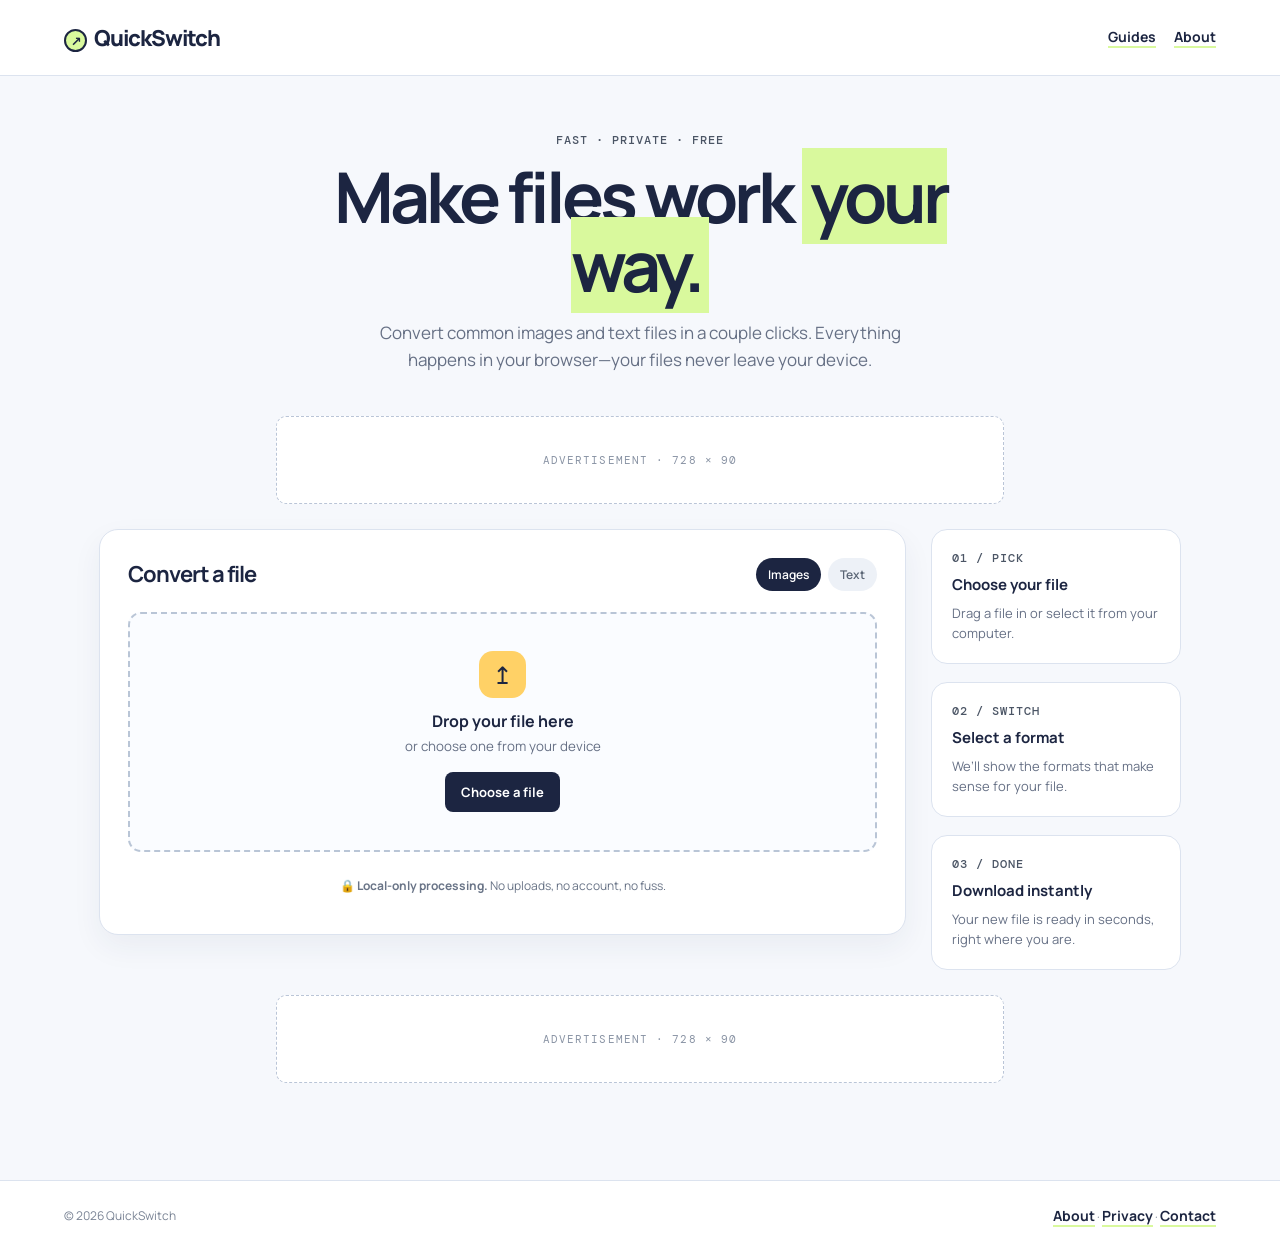
<file: index.html>
<!doctype html><html lang="en"><head><meta charset="UTF-8"><meta name="viewport" content="width=device-width,initial-scale=1.0"><meta name="description" content="QuickSwitch is a private, browser-based file converter for images and text."><title>QuickSwitch — File converter</title><link rel="preconnect" href="https://fonts.googleapis.com"><link rel="preconnect" href="https://fonts.gstatic.com" crossorigin><link href="https://fonts.googleapis.com/css2?family=DM+Mono:wght@400;500&family=Manrope:wght@400;500;600;700;800&display=swap" rel="stylesheet"><style>:root{--ink:#1c2541;--muted:#667085;--lime:#d9f99d;--yellow:#ffd166;--pink:#ff7b8b;--cloud:#f6f8fc;--line:#dce3ef}*{box-sizing:border-box}body{margin:0;color:var(--ink);background:var(--cloud);font-family:Manrope,system-ui,sans-serif}nav,footer{background:#fff;padding:0 max(5vw,24px);display:flex;align-items:center;justify-content:space-between;border-bottom:1px solid var(--line)}nav{height:76px}.brand{font-weight:800;letter-spacing:-1.2px;font-size:22px;color:var(--ink);text-decoration:none}.brand span{display:inline-grid;place-items:center;width:23px;height:23px;background:var(--lime);border:2px solid var(--ink);border-radius:50%;font-size:13px;margin-right:7px}.nav-links{display:flex;gap:18px}.nav-links a,footer a{color:var(--ink);font-size:14px;font-weight:700;text-decoration:none;border-bottom:2px solid var(--lime)}.wrap{max-width:1130px;margin:auto;padding:56px 24px 72px}.hero{text-align:center;max-width:740px;margin:0 auto 42px}.eyebrow{font:500 12px 'DM Mono';letter-spacing:.08em;text-transform:uppercase;color:#4b5565}.hero h1{font-size:clamp(38px,6vw,70px);letter-spacing:-4px;line-height:.98;margin:14px 0 20px}.hero h1 em{font-style:normal;background:var(--lime);padding:0 8px}.hero p{color:var(--muted);font-size:17px;line-height:1.6;margin:auto;max-width:570px}.ad{height:88px;border:1px dashed #bac5d7;border-radius:10px;background:#fff;display:flex;align-items:center;justify-content:center;color:#8993a4;font:11px 'DM Mono';letter-spacing:.1em;text-transform:uppercase;margin:25px auto;max-width:728px}.grid{display:grid;grid-template-columns:1fr 250px;gap:25px;align-items:start}.tool{background:#fff;border:1px solid var(--line);border-radius:19px;padding:28px;box-shadow:0 12px 30px rgba(36,51,85,.06)}.tool-head{display:flex;justify-content:space-between;align-items:center;gap:12px;margin-bottom:21px}.tool h2{margin:0;letter-spacing:-1px;font-size:22px}.pills{display:flex;gap:7px}.pill{border:0;background:#edf1f7;border-radius:100px;padding:8px 12px;color:#5a6575;font:600 12px Manrope;cursor:pointer}.pill.active{background:var(--ink);color:white}.drop{display:grid;place-items:center;min-height:240px;border:2px dashed #b9c5d6;border-radius:13px;background:#fafcff;text-align:center;cursor:pointer}.drop-icon{width:47px;height:47px;border-radius:14px;background:var(--yellow);display:grid;place-items:center;font-size:24px;margin:0 auto 12px}.drop small{color:var(--muted);display:block;margin-top:5px}.choose{display:inline-block;background:var(--ink);color:#fff;padding:11px 16px;border-radius:8px;font-size:13px;font-weight:700;margin-top:17px}.controls{display:none;margin-top:18px;padding:17px;background:#f5f8fb;border-radius:12px}.controls.show{display:flex;align-items:center;justify-content:space-between;gap:10px;flex-wrap:wrap}.filename{font-size:13px;max-width:260px;overflow:hidden;text-overflow:ellipsis}.select{border:1px solid var(--line);border-radius:7px;padding:8px;background:#fff;font:600 13px Manrope}.button{background:var(--pink);border:0;border-radius:8px;color:#251c25;font:800 13px Manrope;padding:11px 16px;cursor:pointer}.privacy{margin-top:25px;text-align:center;font-size:12px;color:#697487}.side{display:grid;gap:18px}.tip{border:1px solid var(--line);padding:20px;border-radius:16px;background:#fff}.tip h3{font-size:15px;margin:8px 0}.tip p{font-size:13px;line-height:1.55;color:var(--muted);margin:0}footer{border-top:1px solid var(--line);border-bottom:0;min-height:70px;color:#7a8495;font-size:12px}@media(max-width:760px){.grid{grid-template-columns:1fr}.side{grid-template-columns:1fr 1fr}.hero h1{letter-spacing:-2.5px}}@media(max-width:480px){.side{grid-template-columns:1fr}.nav-links{gap:10px}.nav-links a{font-size:12px}}</style></head><body><nav><a class="brand" href="index.html"><span>↗</span>QuickSwitch</a><div class="nav-links"><a href="guides.html">Guides</a><a href="about.html">About</a></div></nav><main class="wrap"><section class="hero"><div class="eyebrow">Fast · private · free</div><h1>Make files work <em>your way.</em></h1><p>Convert common images and text files in a couple clicks. Everything happens in your browser—your files never leave your device.</p></section><div class="ad">Advertisement · 728 × 90</div><section class="grid"><div class="tool"><div class="tool-head"><h2>Convert a file</h2><div class="pills"><button class="pill active" data-type="image">Images</button><button class="pill" data-type="text">Text</button></div></div><label class="drop" id="drop" for="picker"><input id="picker" type="file" hidden accept="image/*"><div><div class="drop-icon">↥</div><strong>Drop your file here</strong><small>or choose one from your device</small><span class="choose">Choose a file</span></div></label><div class="controls" id="controls"><span class="filename" id="filename"></span><div><select class="select" id="format"></select></div><button class="button" id="convert">Convert &amp; download</button></div><p class="privacy">🔒 <b>Local-only processing.</b> No uploads, no account, no fuss.</p></div><aside class="side"><div class="tip"><div class="eyebrow">01 / Pick</div><h3>Choose your file</h3><p>Drag a file in or select it from your computer.</p></div><div class="tip"><div class="eyebrow">02 / Switch</div><h3>Select a format</h3><p>We’ll show the formats that make sense for your file.</p></div><div class="tip"><div class="eyebrow">03 / Done</div><h3>Download instantly</h3><p>Your new file is ready in seconds, right where you are.</p></div></aside></section><div class="ad">Advertisement · 728 × 90</div></main><footer><span>© 2026 QuickSwitch</span><span><a href="about.html">About</a> · <a href="privacy.html">Privacy</a> · <a href="contact.html">Contact</a></span></footer><script>const picker=document.querySelector('#picker'),drop=document.querySelector('#drop'),controls=document.querySelector('#controls'),filename=document.querySelector('#filename'),format=document.querySelector('#format'),convert=document.querySelector('#convert');let file=null,mode='image';const types={image:[['image/png','PNG'],['image/jpeg','JPG'],['image/webp','WEBP']],text:[['text/plain','TXT'],['text/html','HTML'],['text/csv','CSV']]};function setMode(next){mode=next;file=null;picker.value='';picker.accept=mode==='image'?'image/*':'.txt,.csv,.html,.md,text/plain,text/csv,text/html';controls.classList.remove('show');document.querySelectorAll('.pill').forEach(function(x){x.classList.toggle('active',x.dataset.type===mode)});document.querySelector('.drop strong').textContent=mode==='image'?'Drop an image here':'Drop a text file here';document.querySelector('.drop small').textContent=mode==='image'?'PNG, JPG, WEBP and more':'TXT, CSV, HTML, Markdown and more'}document.querySelectorAll('.pill').forEach(function(x){x.onclick=function(){setMode(x.dataset.type)}});function choose(f){if(!f)return;if(mode==='image'&&!f.type.startsWith('image/')){alert('Please choose an image file.');return}file=f;filename.textContent=f.name;format.innerHTML=types[mode].map(function(x){return '<option value="'+x[0]+'">'+x[1]+'</option>'}).join('');controls.classList.add('show')}picker.onchange=function(e){choose(e.target.files[0])};['dragenter','dragover'].forEach(function(e){drop.addEventListener(e,function(x){x.preventDefault()})});drop.addEventListener('drop',function(e){e.preventDefault();choose(e.dataTransfer.files[0])});convert.onclick=function(){if(!file)return;const target=format.value,ext=format.options[format.selectedIndex].text.toLowerCase();if(mode==='text'){const reader=new FileReader();reader.onload=function(){download(new Blob([reader.result],{type:target}),file.name.replace(/.[^.]+$/,'')+'.'+ext)};reader.readAsText(file);return}const img=new Image(),url=URL.createObjectURL(file);img.onload=function(){const c=document.createElement('canvas');c.width=img.naturalWidth;c.height=img.naturalHeight;c.getContext('2d').drawImage(img,0,0);c.toBlob(function(b){download(b,file.name.replace(/.[^.]+$/,'')+'.'+ext);URL.revokeObjectURL(url)},target,.92)};img.src=url};function download(blob,name){const a=document.createElement('a');a.href=URL.createObjectURL(blob);a.download=name;a.click();setTimeout(function(){URL.revokeObjectURL(a.href)},500)}</script></body></html>
</file>
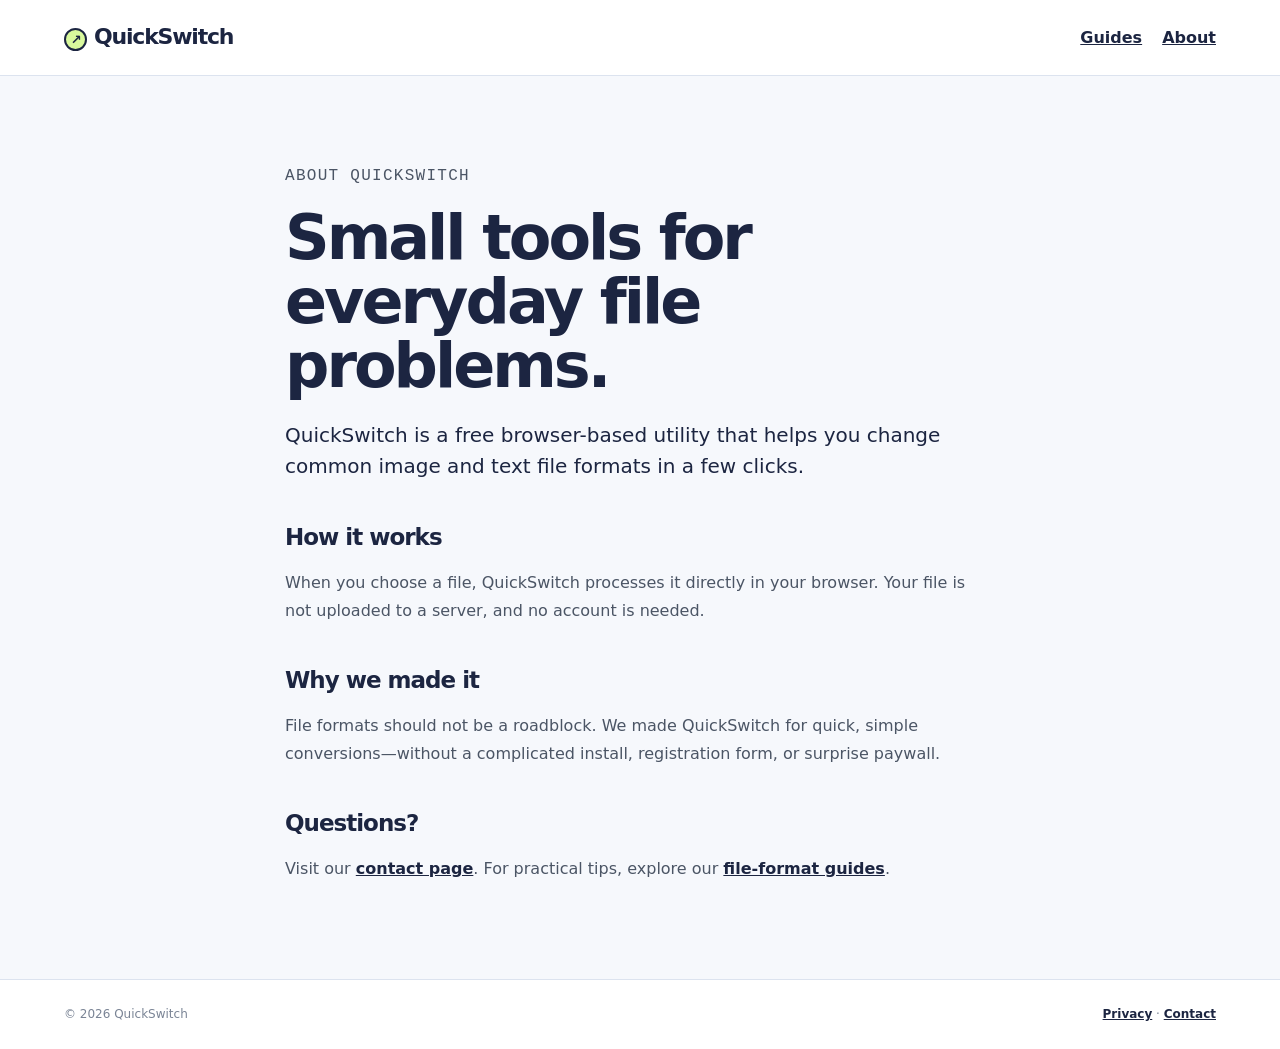
<file: about.html>
<!doctype html><html lang="en"><head><meta charset="UTF-8"><meta name="viewport" content="width=device-width,initial-scale=1.0"><title>About — QuickSwitch</title><link rel="stylesheet" href="site.css"></head><body><nav><a class="brand" href="index.html"><span>↗</span>QuickSwitch</a><div class="nav-links"><a href="guides.html">Guides</a><a href="about.html">About</a></div></nav><main class="page"><p class="eyebrow">About QuickSwitch</p><h1>Small tools for everyday file problems.</h1><p class="lead">QuickSwitch is a free browser-based utility that helps you change common image and text file formats in a few clicks.</p><h2>How it works</h2><p>When you choose a file, QuickSwitch processes it directly in your browser. Your file is not uploaded to a server, and no account is needed.</p><h2>Why we made it</h2><p>File formats should not be a roadblock. We made QuickSwitch for quick, simple conversions—without a complicated install, registration form, or surprise paywall.</p><h2>Questions?</h2><p>Visit our <a href="contact.html">contact page</a>. For practical tips, explore our <a href="guides.html">file-format guides</a>.</p></main><footer><span>© 2026 QuickSwitch</span><span><a href="privacy.html">Privacy</a> · <a href="contact.html">Contact</a></span></footer></body></html>
</file>
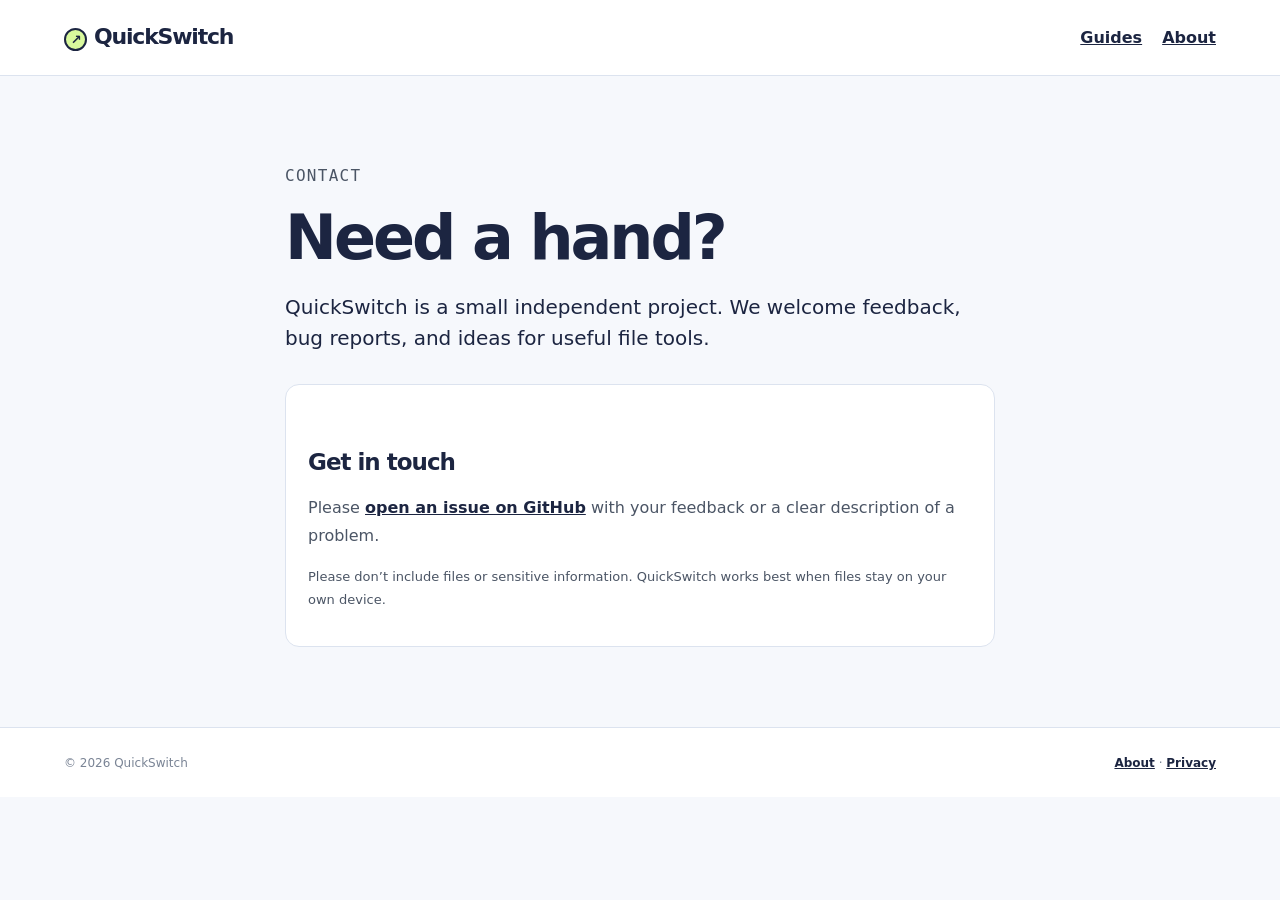
<file: contact.html>
<!doctype html><html lang="en"><head><meta charset="UTF-8"><meta name="viewport" content="width=device-width,initial-scale=1.0"><title>Contact — QuickSwitch</title><link rel="stylesheet" href="site.css"></head><body><nav><a class="brand" href="index.html"><span>↗</span>QuickSwitch</a><div class="nav-links"><a href="guides.html">Guides</a><a href="about.html">About</a></div></nav><main class="page"><p class="eyebrow">Contact</p><h1>Need a hand?</h1><p class="lead">QuickSwitch is a small independent project. We welcome feedback, bug reports, and ideas for useful file tools.</p><div class="contact-card"><h2>Get in touch</h2><p>Please <a href="https://github.com/ezstrick1/quickswitch/issues">open an issue on GitHub</a> with your feedback or a clear description of a problem.</p><p class="note">Please don’t include files or sensitive information. QuickSwitch works best when files stay on your own device.</p></div></main><footer><span>© 2026 QuickSwitch</span><span><a href="about.html">About</a> · <a href="privacy.html">Privacy</a></span></footer></body></html>
</file>
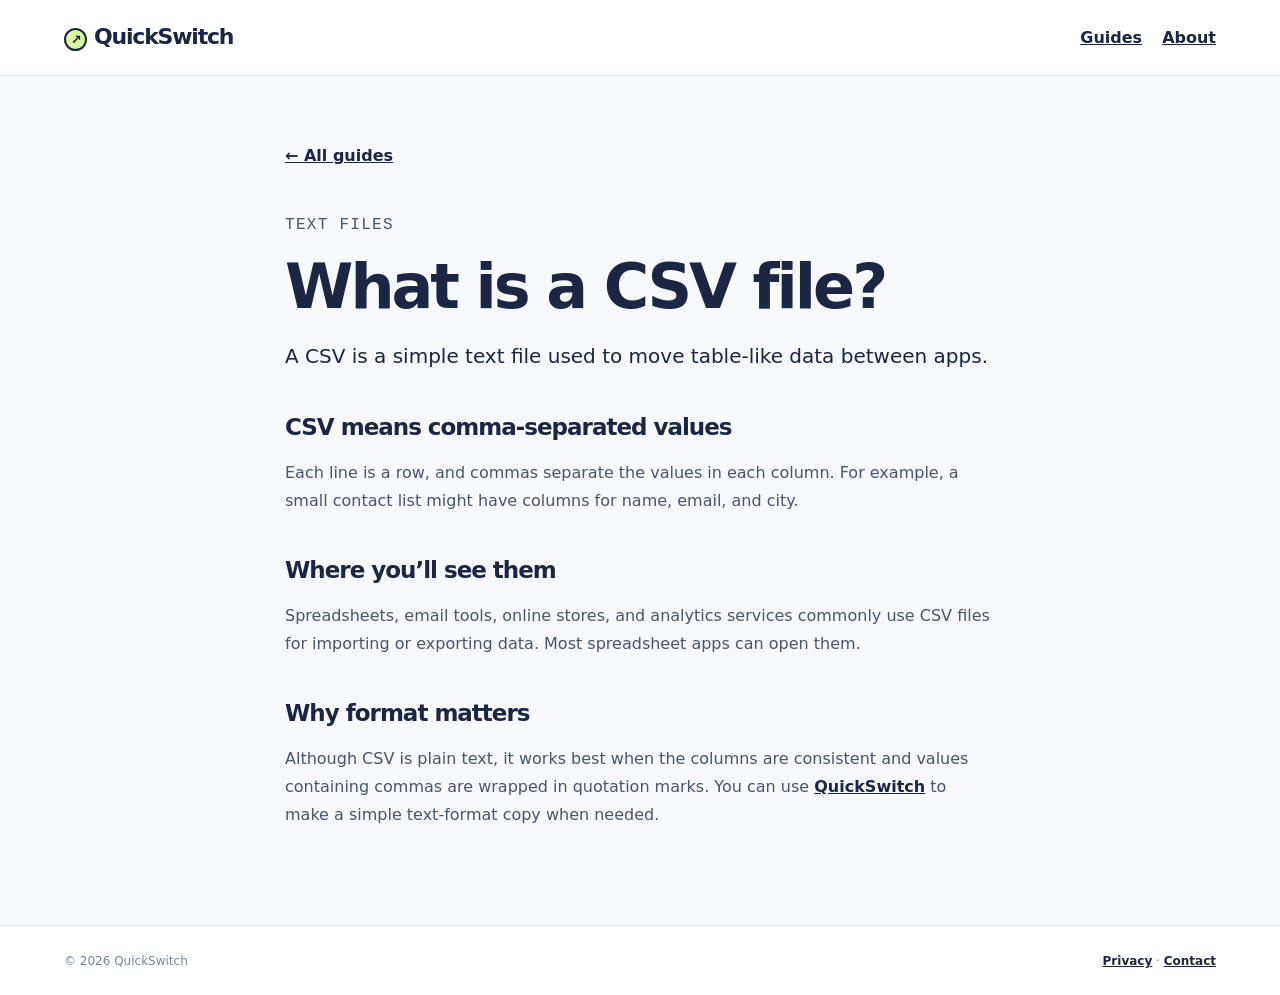
<file: csv-explained.html>
<!doctype html><html lang="en"><head><meta charset="UTF-8"><meta name="viewport" content="width=device-width,initial-scale=1.0"><title>What is a CSV file? — QuickSwitch</title><link rel="stylesheet" href="site.css"></head><body><nav><a class="brand" href="index.html"><span>↗</span>QuickSwitch</a><div class="nav-links"><a href="guides.html">Guides</a><a href="about.html">About</a></div></nav><article class="page"><a class="back" href="guides.html">← All guides</a><p class="eyebrow">Text files</p><h1>What is a CSV file?</h1><p class="lead">A CSV is a simple text file used to move table-like data between apps.</p><h2>CSV means comma-separated values</h2><p>Each line is a row, and commas separate the values in each column. For example, a small contact list might have columns for name, email, and city.</p><h2>Where you’ll see them</h2><p>Spreadsheets, email tools, online stores, and analytics services commonly use CSV files for importing or exporting data. Most spreadsheet apps can open them.</p><h2>Why format matters</h2><p>Although CSV is plain text, it works best when the columns are consistent and values containing commas are wrapped in quotation marks. You can use <a href="index.html">QuickSwitch</a> to make a simple text-format copy when needed.</p></article><footer><span>© 2026 QuickSwitch</span><span><a href="privacy.html">Privacy</a> · <a href="contact.html">Contact</a></span></footer></body></html>
</file>
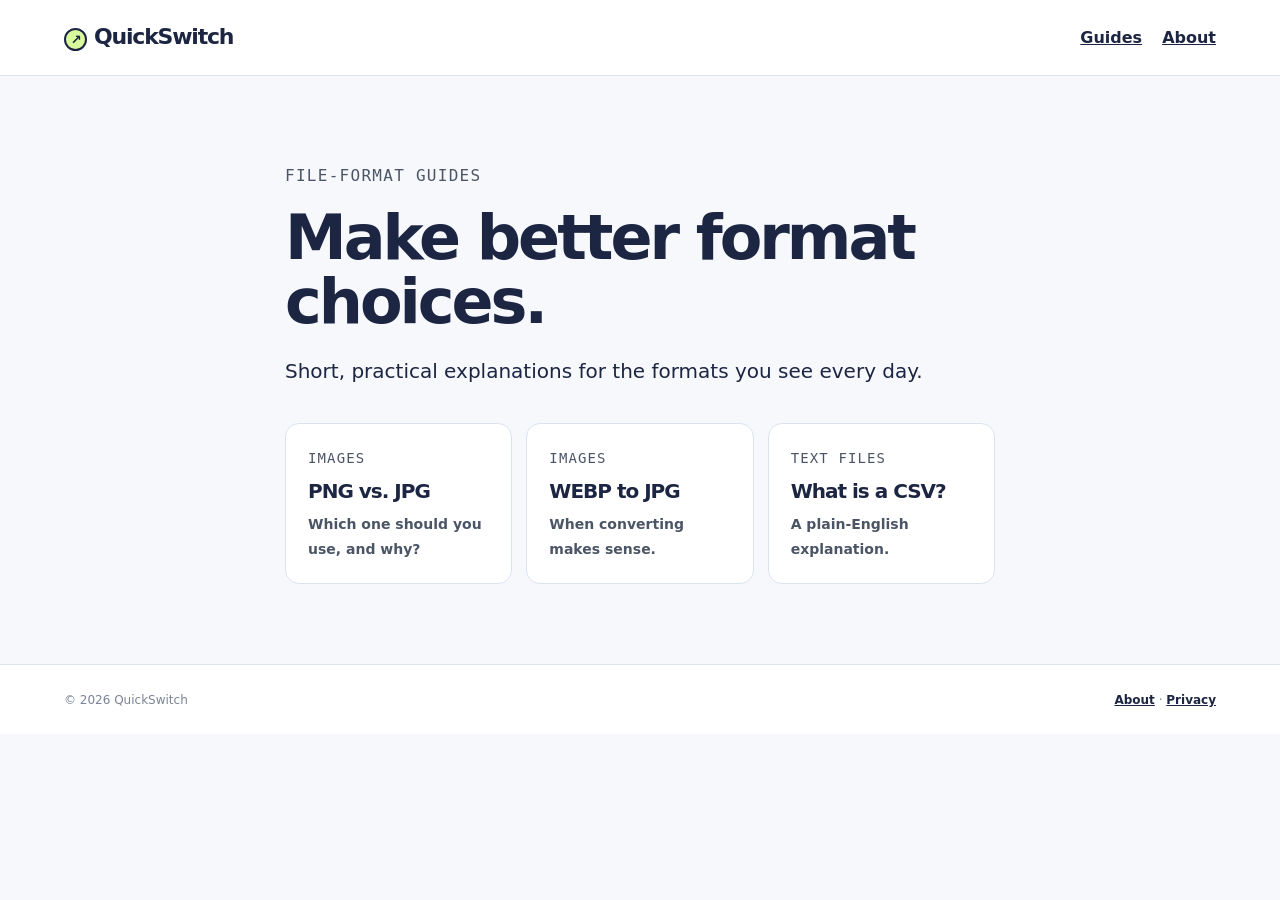
<file: guides.html>
<!doctype html><html lang="en"><head><meta charset="UTF-8"><meta name="viewport" content="width=device-width,initial-scale=1.0"><title>File guides — QuickSwitch</title><link rel="stylesheet" href="site.css"></head><body><nav><a class="brand" href="index.html"><span>↗</span>QuickSwitch</a><div class="nav-links"><a href="guides.html">Guides</a><a href="about.html">About</a></div></nav><main class="page"><p class="eyebrow">File-format guides</p><h1>Make better format choices.</h1><p class="lead">Short, practical explanations for the formats you see every day.</p><div class="guide-grid"><a class="guide" href="png-vs-jpg.html"><p class="eyebrow">Images</p><h2>PNG vs. JPG</h2><p>Which one should you use, and why?</p></a><a class="guide" href="webp-to-jpg.html"><p class="eyebrow">Images</p><h2>WEBP to JPG</h2><p>When converting makes sense.</p></a><a class="guide" href="csv-explained.html"><p class="eyebrow">Text files</p><h2>What is a CSV?</h2><p>A plain-English explanation.</p></a></div></main><footer><span>© 2026 QuickSwitch</span><span><a href="about.html">About</a> · <a href="privacy.html">Privacy</a></span></footer></body></html>
</file>
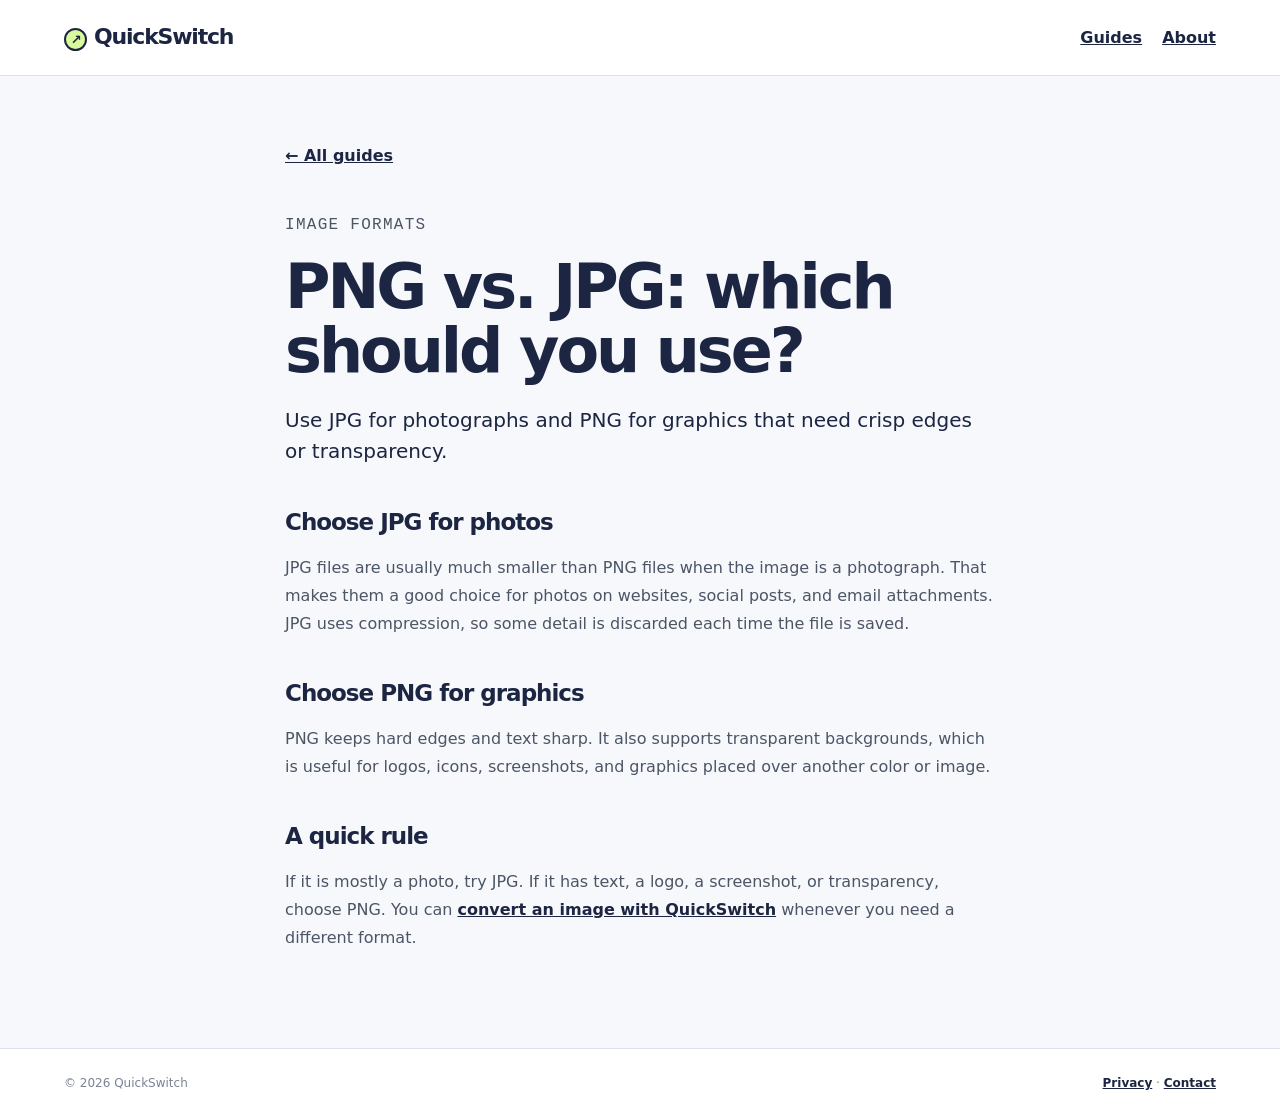
<file: png-vs-jpg.html>
<!doctype html><html lang="en"><head><meta charset="UTF-8"><meta name="viewport" content="width=device-width,initial-scale=1.0"><title>PNG vs JPG — QuickSwitch</title><link rel="stylesheet" href="site.css"></head><body><nav><a class="brand" href="index.html"><span>↗</span>QuickSwitch</a><div class="nav-links"><a href="guides.html">Guides</a><a href="about.html">About</a></div></nav><article class="page"><a class="back" href="guides.html">← All guides</a><p class="eyebrow">Image formats</p><h1>PNG vs. JPG: which should you use?</h1><p class="lead">Use JPG for photographs and PNG for graphics that need crisp edges or transparency.</p><h2>Choose JPG for photos</h2><p>JPG files are usually much smaller than PNG files when the image is a photograph. That makes them a good choice for photos on websites, social posts, and email attachments. JPG uses compression, so some detail is discarded each time the file is saved.</p><h2>Choose PNG for graphics</h2><p>PNG keeps hard edges and text sharp. It also supports transparent backgrounds, which is useful for logos, icons, screenshots, and graphics placed over another color or image.</p><h2>A quick rule</h2><p>If it is mostly a photo, try JPG. If it has text, a logo, a screenshot, or transparency, choose PNG. You can <a href="index.html">convert an image with QuickSwitch</a> whenever you need a different format.</p></article><footer><span>© 2026 QuickSwitch</span><span><a href="privacy.html">Privacy</a> · <a href="contact.html">Contact</a></span></footer></body></html>
</file>
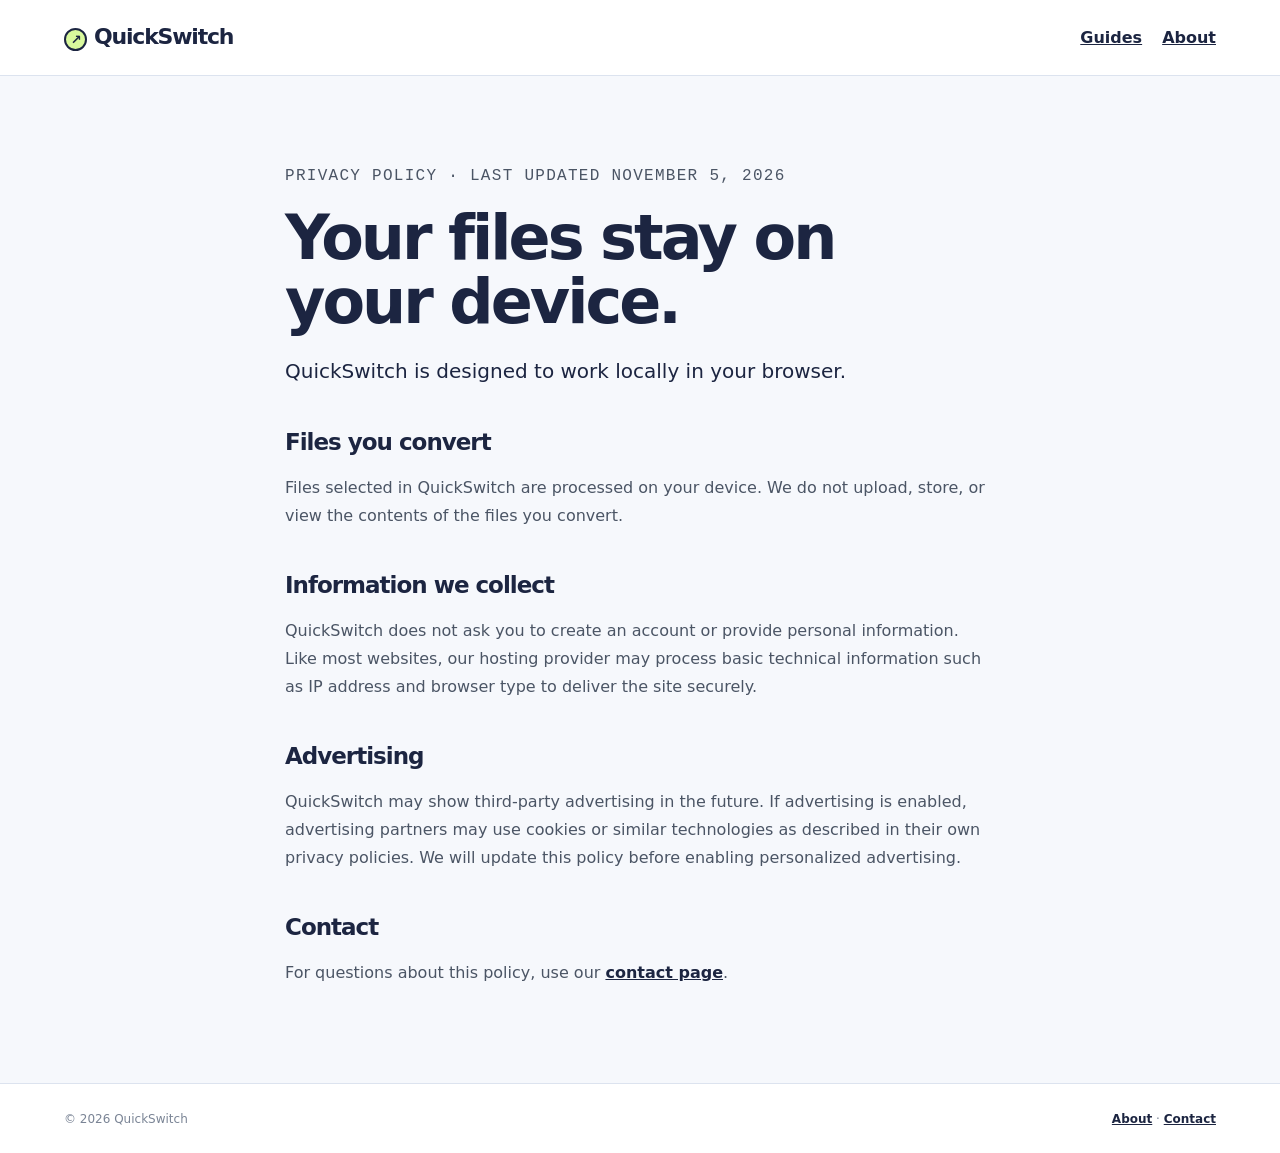
<file: privacy.html>
<!doctype html><html lang="en"><head><meta charset="UTF-8"><meta name="viewport" content="width=device-width,initial-scale=1.0"><title>Privacy — QuickSwitch</title><link rel="stylesheet" href="site.css"></head><body><nav><a class="brand" href="index.html"><span>↗</span>QuickSwitch</a><div class="nav-links"><a href="guides.html">Guides</a><a href="about.html">About</a></div></nav><main class="page"><p class="eyebrow">Privacy policy · Last updated November 5, 2026</p><h1>Your files stay on your device.</h1><p class="lead">QuickSwitch is designed to work locally in your browser.</p><h2>Files you convert</h2><p>Files selected in QuickSwitch are processed on your device. We do not upload, store, or view the contents of the files you convert.</p><h2>Information we collect</h2><p>QuickSwitch does not ask you to create an account or provide personal information. Like most websites, our hosting provider may process basic technical information such as IP address and browser type to deliver the site securely.</p><h2>Advertising</h2><p>QuickSwitch may show third-party advertising in the future. If advertising is enabled, advertising partners may use cookies or similar technologies as described in their own privacy policies. We will update this policy before enabling personalized advertising.</p><h2>Contact</h2><p>For questions about this policy, use our <a href="contact.html">contact page</a>.</p></main><footer><span>© 2026 QuickSwitch</span><span><a href="about.html">About</a> · <a href="contact.html">Contact</a></span></footer></body></html>
</file>
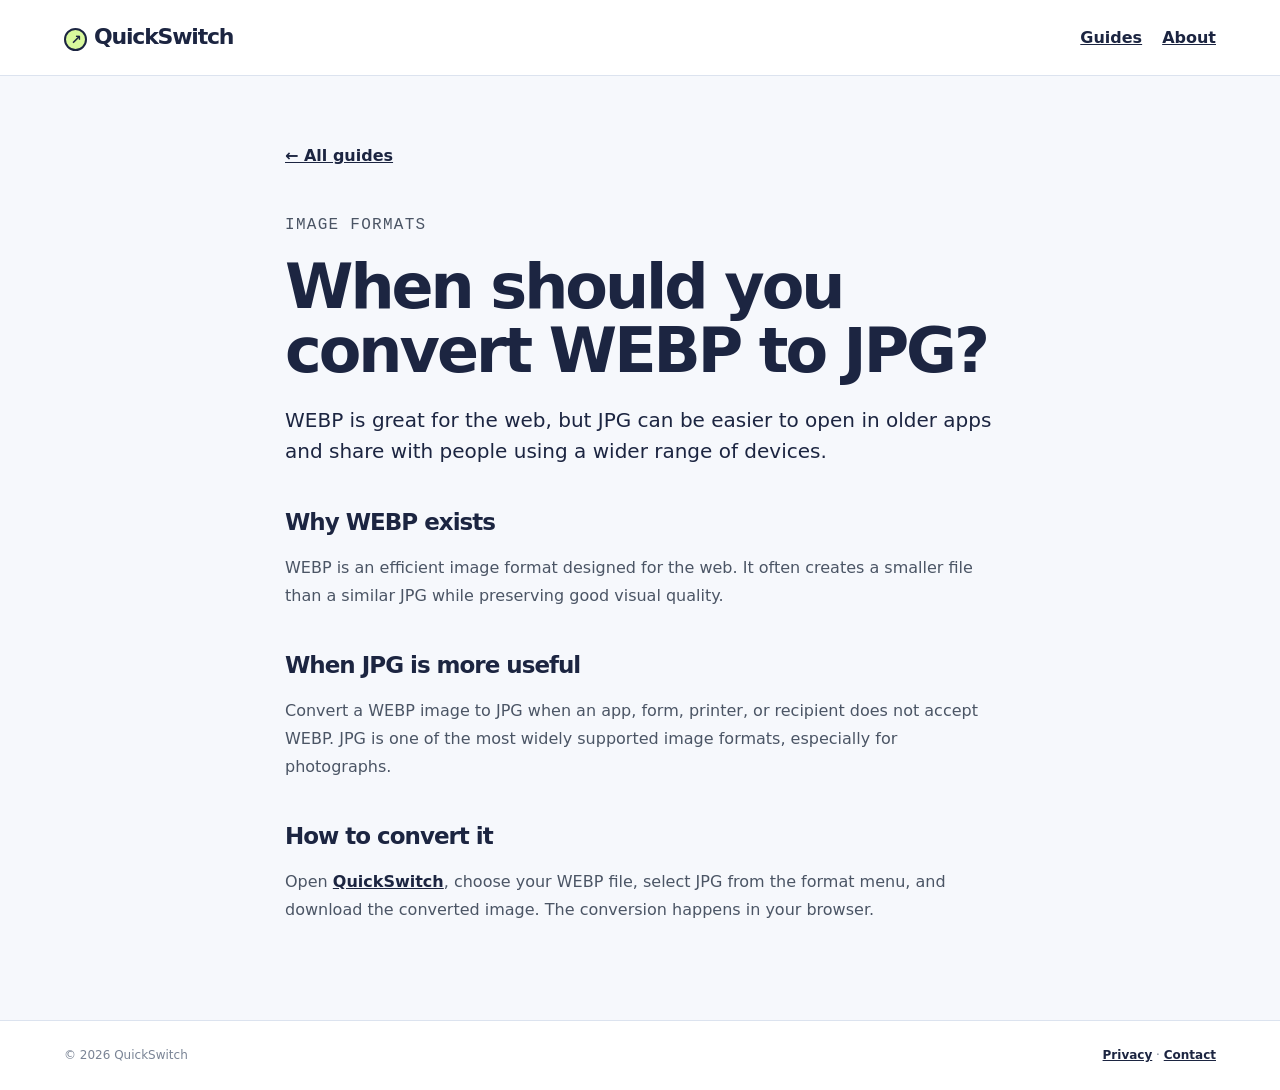
<file: webp-to-jpg.html>
<!doctype html><html lang="en"><head><meta charset="UTF-8"><meta name="viewport" content="width=device-width,initial-scale=1.0"><title>How to convert WEBP to JPG — QuickSwitch</title><link rel="stylesheet" href="site.css"></head><body><nav><a class="brand" href="index.html"><span>↗</span>QuickSwitch</a><div class="nav-links"><a href="guides.html">Guides</a><a href="about.html">About</a></div></nav><article class="page"><a class="back" href="guides.html">← All guides</a><p class="eyebrow">Image formats</p><h1>When should you convert WEBP to JPG?</h1><p class="lead">WEBP is great for the web, but JPG can be easier to open in older apps and share with people using a wider range of devices.</p><h2>Why WEBP exists</h2><p>WEBP is an efficient image format designed for the web. It often creates a smaller file than a similar JPG while preserving good visual quality.</p><h2>When JPG is more useful</h2><p>Convert a WEBP image to JPG when an app, form, printer, or recipient does not accept WEBP. JPG is one of the most widely supported image formats, especially for photographs.</p><h2>How to convert it</h2><p>Open <a href="index.html">QuickSwitch</a>, choose your WEBP file, select JPG from the format menu, and download the converted image. The conversion happens in your browser.</p></article><footer><span>© 2026 QuickSwitch</span><span><a href="privacy.html">Privacy</a> · <a href="contact.html">Contact</a></span></footer></body></html>
</file>
<file: site.css>
:root{--ink:#1c2541;--muted:#667085;--lime:#d9f99d;--yellow:#ffd166;--cloud:#f6f8fc;--line:#dce3ef}*{box-sizing:border-box}body{margin:0;background:var(--cloud);color:var(--ink);font-family:Manrope,system-ui,sans-serif}nav,footer{background:#fff;padding:0 max(5vw,24px);display:flex;align-items:center;justify-content:space-between;border-bottom:1px solid var(--line)}nav{height:76px}.brand{font-weight:800;letter-spacing:-1.2px;font-size:22px;text-decoration:none;color:var(--ink)}.brand span{display:inline-grid;place-items:center;width:23px;height:23px;background:var(--lime);border:2px solid var(--ink);border-radius:50%;font-size:13px;margin-right:7px}.nav-links{display:flex;gap:20px}.nav-links a,footer a,.page a{color:var(--ink);font-weight:700}.page{max-width:760px;margin:0 auto;padding:70px 25px 80px}.page h1{font-size:clamp(38px,6vw,62px);letter-spacing:-3px;line-height:1.03;margin:10px 0 22px}.page h2{margin-top:42px;font-size:23px;letter-spacing:-1px}.page p{font-size:16px;line-height:1.75;color:#4b5565}.page .lead{font-size:20px;line-height:1.55;color:var(--ink)}.eyebrow{font:500 12px 'DM Mono',monospace;letter-spacing:.08em;text-transform:uppercase;color:#617083}.back{display:inline-block;margin-bottom:30px}.guide-grid{display:grid;grid-template-columns:repeat(3,1fr);gap:14px;margin-top:36px}.guide,.contact-card{padding:22px;border:1px solid var(--line);border-radius:14px;background:#fff;text-decoration:none}.guide h2{font-size:20px;margin:9px 0}.guide p{font-size:14px;margin:0}.contact-card{margin-top:30px}.note{font-size:13px!important}footer{border-top:1px solid var(--line);border-bottom:0;min-height:70px;color:#7a8495;font-size:12px}@media(max-width:600px){.guide-grid{grid-template-columns:1fr}.page{padding-top:44px}.nav-links{gap:12px}.nav-links a{font-size:14px}}
</file>
